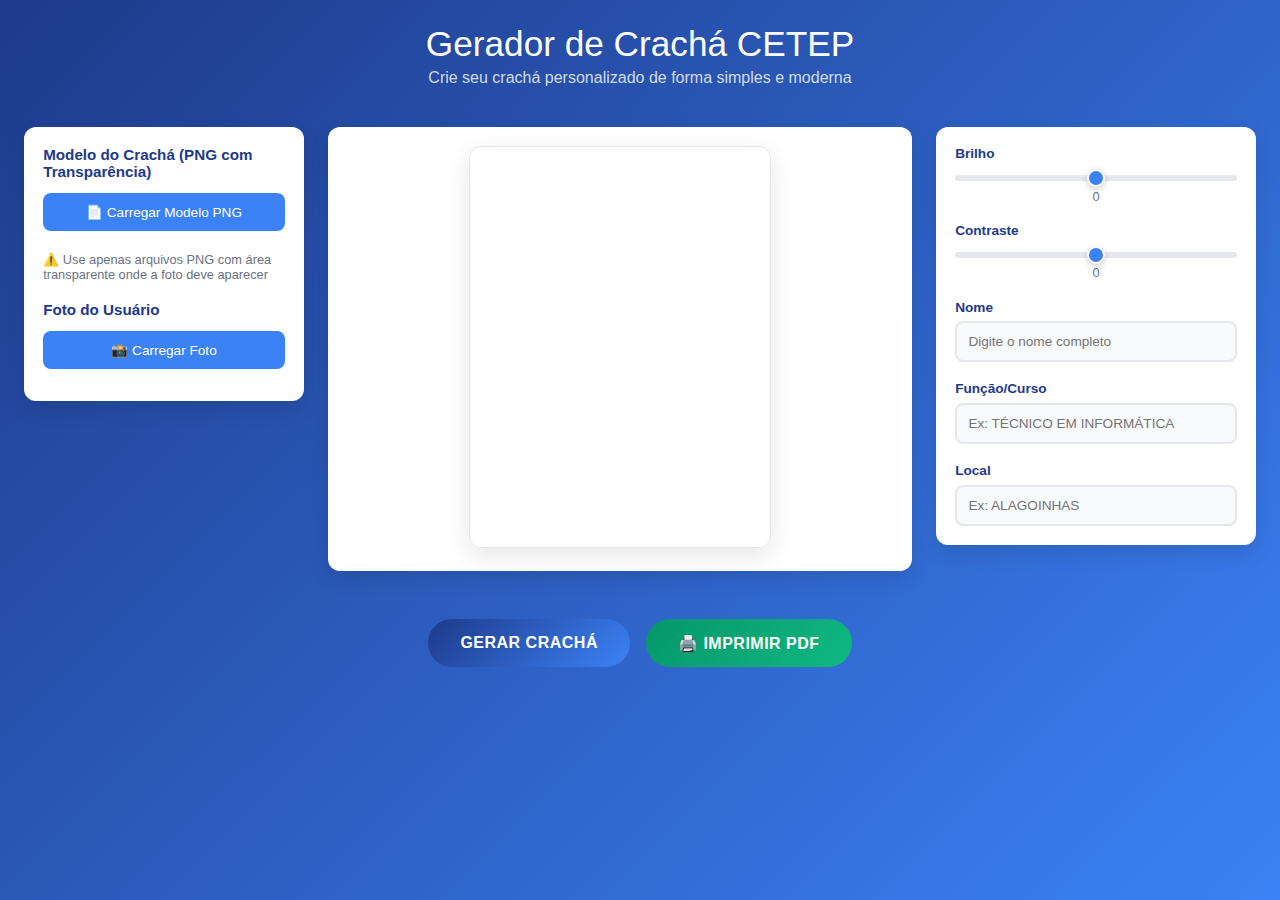
<file: index_html.html>
<!DOCTYPE html>
<html lang="pt-BR">
<head>
    <meta charset="UTF-8">
    <meta name="viewport" content="width=device-width, initial-scale=1.0">
    <title>Gerador de Crachá - CETEP</title>
    <link rel="stylesheet" href="style.css">
</head>
<body>
    <div class="container">
        <div class="header">
            <h1>Gerador de Crachá CETEP</h1>
            <p>Crie seu crachá personalizado de forma simples e moderna</p>
        </div>

        <!-- Painel de Upload (Esquerda) -->
        <div class="upload-panel">
            <div class="upload-section">
                <h3>Modelo do Crachá (PNG com Transparência)</h3>
                <div class="file-input-wrapper">
                    <input type="file" id="uploadModel" class="file-input" accept="image/png">
                    <label for="uploadModel" class="file-input-button">📄 Carregar Modelo PNG</label>
                </div>
                <p style="font-size: 0.8rem; color: #6b7280; margin-top: 0.5rem;">
                    ⚠️ Use apenas arquivos PNG com área transparente onde a foto deve aparecer
                </p>
            </div>

            <div class="upload-section">
                <h3>Foto do Usuário</h3>
                <div class="file-input-wrapper">
                    <input type="file" id="uploadImage" class="file-input" accept="image/*">
                    <label for="uploadImage" class="file-input-button">📸 Carregar Foto</label>
                </div>
            </div>
        </div>

        <!-- Preview do Crachá (Centro) -->
        <div class="canvas-container">
            <div style="position: relative; display: inline-block;">
                <canvas id="canvas" width="300" height="400"></canvas>
            </div>
        </div>

        <!-- Controles de Edição (Direita) -->
        <div class="controls-panel">
            <div class="control-group">
                <label for="brightness">Brilho</label>
                <div class="slider-container">
                    <input type="range" id="brightness" class="slider" min="-50" max="50" value="0">
                    <div class="slider-value" id="brightnessValue">0</div>
                </div>
            </div>

            <div class="control-group">
                <label for="contrast">Contraste</label>
                <div class="slider-container">
                    <input type="range" id="contrast" class="slider" min="-50" max="50" value="0">
                    <div class="slider-value" id="contrastValue">0</div>
                </div>
            </div>

            <div class="control-group" id="imageControls" style="display: none;">
                <label>Posicionamento da Imagem</label>
                <div style="margin-bottom: 1rem;">
                    <label for="positionX" style="font-size: 0.85rem; margin-bottom: 0.25rem;">Posição X (Horizontal)</label>
                    <div class="slider-container">
                        <input type="range" id="positionX" class="slider" min="-100" max="100" value="0">
                        <div class="slider-value" id="positionXValue">0</div>
                    </div>
                </div>
                <div style="margin-bottom: 1rem;">
                    <label for="positionY" style="font-size: 0.85rem; margin-bottom: 0.25rem;">Posição Y (Vertical)</label>
                    <div class="slider-container">
                        <input type="range" id="positionY" class="slider" min="-100" max="100" value="0">
                        <div class="slider-value" id="positionYValue">0</div>
                    </div>
                </div>
                <div style="margin-bottom: 1rem;">
                    <label>Zoom da Imagem</label>
                    <div style="display: flex; gap: 0.5rem; align-items: center; margin-top: 0.5rem;">
                        <button type="button" id="zoomOut" class="zoom-btn">🔍−</button>
                        <input type="range" id="zoom" class="slider" min="50" max="200" value="100" style="flex: 1;">
                        <button type="button" id="zoomIn" class="zoom-btn">🔍+</button>
                    </div>
                    <div class="slider-value" id="zoomValue">100%</div>
                </div>
            </div>

            <div class="control-group">
                <label for="name">Nome</label>
                <input type="text" id="name" class="text-input" placeholder="Digite o nome completo">
            </div>

            <div class="control-group">
                <label for="role">Função/Curso</label>
                <input type="text" id="role" class="text-input" placeholder="Ex: TÉCNICO EM INFORMÁTICA">
            </div>

            <div class="control-group">
                <label for="location">Local</label>
                <input type="text" id="location" class="text-input" placeholder="Ex: ALAGOINHAS">
            </div>
        </div>

        <div class="generate-section">
            <button id="generateCard" class="generate-btn">Gerar Crachá</button>
            <button id="printCard" class="print-btn">🖨️ Imprimir PDF</button>
            <div id="downloadSection" class="download-section" style="display:none;">
                <a id="downloadLink" href="#" class="download-link" download="cracha-cetep.png">⬇️ Baixar Crachá</a>
            </div>
        </div>
    </div>

    <script src="script.js"></script>
</body>
</html>
</file>
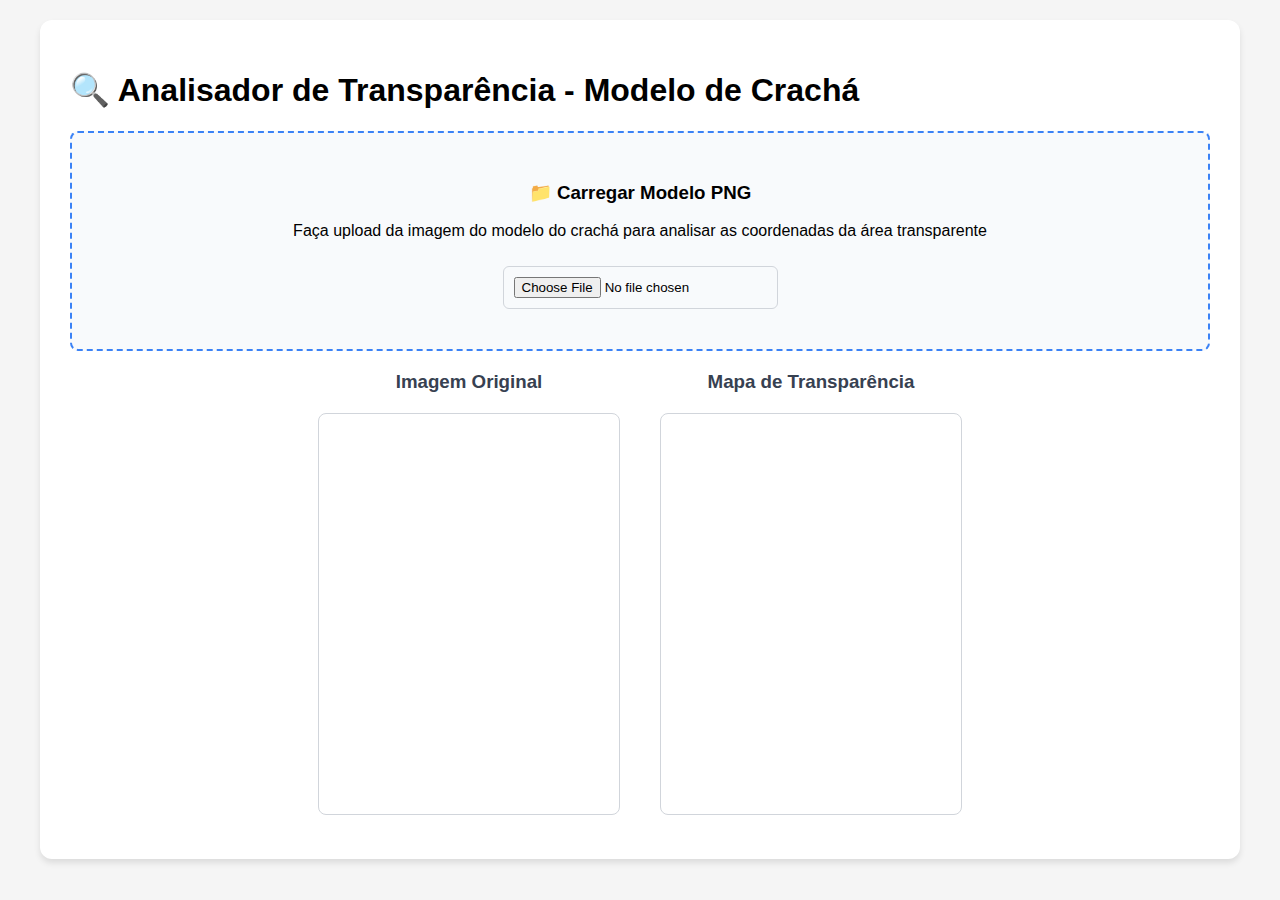
<file: mapa-transparencia.html>
<!DOCTYPE html>
<html lang="pt-BR">
<head>
    <meta charset="UTF-8">
    <meta name="viewport" content="width=device-width, initial-scale=1.0">
    <title>Analisador de Transparência</title>
    <style>
        body {
            font-family: Arial, sans-serif;
            max-width: 1200px;
            margin: 0 auto;
            padding: 20px;
            background: #f5f5f5;
        }
        .container {
            background: white;
            padding: 30px;
            border-radius: 12px;
            box-shadow: 0 4px 6px rgba(0,0,0,0.1);
        }
        .upload-section {
            border: 2px dashed #3b82f6;
            border-radius: 8px;
            padding: 30px;
            text-align: center;
            margin-bottom: 20px;
            background: #f8fafc;
        }
        .upload-section:hover {
            border-color: #1d4ed8;
            background: #eff6ff;
        }
        input[type="file"] {
            margin: 10px 0;
            padding: 10px;
            border: 1px solid #d1d5db;
            border-radius: 6px;
        }
        canvas {
            border: 1px solid #d1d5db;
            border-radius: 8px;
            margin: 10px;
        }
        .results {
            background: #f9fafb;
            border: 1px solid #e5e7eb;
            border-radius: 8px;
            padding: 20px;
            margin-top: 20px;
        }
        .coordinate {
            background: #3b82f6;
            color: white;
            padding: 8px 12px;
            border-radius: 6px;
            display: inline-block;
            margin: 5px;
            font-family: monospace;
        }
        .highlight {
            background: #dc2626;
            color: white;
            padding: 4px 8px;
            border-radius: 4px;
            font-weight: bold;
        }
        .info-grid {
            display: grid;
            grid-template-columns: repeat(auto-fit, minmax(200px, 1fr));
            gap: 15px;
            margin-top: 15px;
        }
        .info-card {
            background: white;
            border: 1px solid #e5e7eb;
            border-radius: 6px;
            padding: 15px;
        }
        .canvas-container {
            display: flex;
            flex-wrap: wrap;
            gap: 20px;
            justify-content: center;
        }
        .canvas-wrapper {
            text-align: center;
        }
        .canvas-wrapper h3 {
            margin: 0 0 10px 0;
            color: #374151;
        }
    </style>
</head>
<body>
    <div class="container">
        <h1>🔍 Analisador de Transparência - Modelo de Crachá</h1>
        
        <div class="upload-section">
            <h3>📁 Carregar Modelo PNG</h3>
            <p>Faça upload da imagem do modelo do crachá para analisar as coordenadas da área transparente</p>
            <input type="file" id="imageInput" accept="image/png" />
        </div>

        <div class="canvas-container">
            <div class="canvas-wrapper">
                <h3>Imagem Original</h3>
                <canvas id="originalCanvas" width="300" height="400"></canvas>
            </div>
            <div class="canvas-wrapper">
                <h3>Mapa de Transparência</h3>
                <canvas id="transparencyCanvas" width="300" height="400"></canvas>
            </div>
        </div>

        <div class="results" id="results" style="display: none;">
            <h2>📊 Resultados da Análise</h2>
            <div id="transparencyInfo"></div>
            
            <h3>🎯 Coordenadas da Área Transparente:</h3>
            <div id="coordinates"></div>
            
            <h3>📋 Código para Implementação:</h3>
            <pre id="codeOutput" style="background: #1f2937; color: #f9fafb; padding: 20px; border-radius: 8px; overflow-x: auto;"></pre>
        </div>
    </div>

    <script>
        const imageInput = document.getElementById('imageInput');
        const originalCanvas = document.getElementById('originalCanvas');
        const transparencyCanvas = document.getElementById('transparencyCanvas');
        const results = document.getElementById('results');
        const transparencyInfo = document.getElementById('transparencyInfo');
        const coordinates = document.getElementById('coordinates');
        const codeOutput = document.getElementById('codeOutput');
        
        const originalCtx = originalCanvas.getContext('2d');
        const transparencyCtx = transparencyCanvas.getContext('2d');

        imageInput.addEventListener('change', handleImageUpload);

        function handleImageUpload(event) {
            const file = event.target.files[0];
            if (!file) return;

            if (!file.type.includes('png')) {
                alert('Por favor, selecione apenas arquivos PNG com transparência.');
                return;
            }

            const reader = new FileReader();
            reader.onload = (e) => {
                const img = new Image();
                img.onload = () => analyzeTransparency(img);
                img.src = e.target.result;
            };
            reader.readAsDataURL(file);
        }

        function analyzeTransparency(img) {
            // Ajustar canvas para o tamanho da imagem
            const scale = Math.min(300 / img.width, 400 / img.height);
            const displayWidth = img.width * scale;
            const displayHeight = img.height * scale;
            
            originalCanvas.width = displayWidth;
            originalCanvas.height = displayHeight;
            transparencyCanvas.width = displayWidth;
            transparencyCanvas.height = displayHeight;

            // Desenhar imagem original
            originalCtx.drawImage(img, 0, 0, displayWidth, displayHeight);

            // Criar canvas temporário no tamanho original para análise precisa
            const tempCanvas = document.createElement('canvas');
            const tempCtx = tempCanvas.getContext('2d');
            tempCanvas.width = img.width;
            tempCanvas.height = img.height;
            tempCtx.drawImage(img, 0, 0);

            try {
                const imageData = tempCtx.getImageData(0, 0, img.width, img.height);
                const data = imageData.data;

                let minX = img.width, minY = img.height;
                let maxX = 0, maxY = 0;
                let transparentPixels = 0;
                let totalPixels = img.width * img.height;

                // Criar mapa visual de transparência
                const transparencyData = transparencyCtx.createImageData(displayWidth, displayHeight);
                const tData = transparencyData.data;

                for (let y = 0; y < img.height; y++) {
                    for (let x = 0; x < img.width; x++) {
                        const index = (y * img.width + x) * 4;
                        const alpha = data[index + 3];

                        if (alpha < 128) { // Pixel transparente/semi-transparente
                            transparentPixels++;
                            if (x < minX) minX = x;
                            if (y < minY) minY = y;
                            if (x > maxX) maxX = x;
                            if (y > maxY) maxY = y;

                            // Marcar pixel transparente em vermelho no mapa
                            const displayX = Math.floor(x * scale);
                            const displayY = Math.floor(y * scale);
                            if (displayX < displayWidth && displayY < displayHeight) {
                                const tIndex = (displayY * displayWidth + displayX) * 4;
                                tData[tIndex] = 255;     // R
                                tData[tIndex + 1] = 0;   // G
                                tData[tIndex + 2] = 0;   // B
                                tData[tIndex + 3] = 200; // A
                            }
                        } else {
                            // Pixel opaco - mostrar em azul transparente
                            const displayX = Math.floor(x * scale);
                            const displayY = Math.floor(y * scale);
                            if (displayX < displayWidth && displayY < displayHeight) {
                                const tIndex = (displayY * displayWidth + displayX) * 4;
                                tData[tIndex] = 0;       // R
                                tData[tIndex + 1] = 100; // G
                                tData[tIndex + 2] = 255; // B
                                tData[tIndex + 3] = 50;  // A
                            }
                        }
                    }
                }

                transparencyCtx.putImageData(transparencyData, 0, 0);

                if (transparentPixels > 100) {
                    const photoArea = {
                        x: minX,
                        y: minY,
                        width: maxX - minX,
                        height: maxY - minY,
                        centerX: minX + (maxX - minX) / 2,
                        centerY: minY + (maxY - minY) / 2,
                        radius: Math.min(maxX - minX, maxY - minY) / 2
                    };

                    displayResults(photoArea, transparentPixels, totalPixels, img.width, img.height);
                } else {
                    transparencyInfo.innerHTML = '<div class="highlight">❌ Nenhuma área transparente significativa detectada!</div>';
                    results.style.display = 'block';
                }

            } catch (error) {
                console.error('Erro ao analisar transparência:', error);
                transparencyInfo.innerHTML = '<div class="highlight">❌ Erro ao analisar a imagem</div>';
                results.style.display = 'block';
            }
        }

        function displayResults(photoArea, transparentPixels, totalPixels, imgWidth, imgHeight) {
            const transparencyPercent = ((transparentPixels / totalPixels) * 100).toFixed(1);

            transparencyInfo.innerHTML = `
                <div class="info-grid">
                    <div class="info-card">
                        <h4>🖼️ Dimensões da Imagem</h4>
                        <p><strong>Largura:</strong> ${imgWidth}px<br>
                        <strong>Altura:</strong> ${imgHeight}px</p>
                    </div>
                    <div class="info-card">
                        <h4>👁️ Transparência Detectada</h4>
                        <p><strong>Pixels transparentes:</strong> ${transparentPixels.toLocaleString()}<br>
                        <strong>Porcentagem:</strong> ${transparencyPercent}%</p>
                    </div>
                    <div class="info-card">
                        <h4>📐 Área da Foto</h4>
                        <p><strong>Largura:</strong> ${photoArea.width}px<br>
                        <strong>Altura:</strong> ${photoArea.height}px</p>
                    </div>
                    <div class="info-card">
                        <h4>🎯 Centro da Área</h4>
                        <p><strong>X:</strong> ${Math.round(photoArea.centerX)}px<br>
                        <strong>Y:</strong> ${Math.round(photoArea.centerY)}px</p>
                    </div>
                </div>
            `;

            coordinates.innerHTML = `
                <div class="coordinate">X: ${photoArea.x}</div>
                <div class="coordinate">Y: ${photoArea.y}</div>
                <div class="coordinate">Largura: ${photoArea.width}</div>
                <div class="coordinate">Altura: ${photoArea.height}</div>
                <div class="coordinate">Centro X: ${Math.round(photoArea.centerX)}</div>
                <div class="coordinate">Centro Y: ${Math.round(photoArea.centerY)}</div>
                <div class="coordinate">Raio: ${Math.round(photoArea.radius)}</div>
            `;

            const code = `// Coordenadas da área transparente detectada
const photoArea = {
    x: ${photoArea.x},
    y: ${photoArea.y},
    width: ${photoArea.width},
    height: ${photoArea.height},
    centerX: ${Math.round(photoArea.centerX)},
    centerY: ${Math.round(photoArea.centerY)},
    radius: ${Math.round(photoArea.radius)}
};

// Para usar no seu BadgeGenerator:
this.photoArea = {
    x: ${photoArea.x},
    y: ${photoArea.y},
    width: ${photoArea.width},
    height: ${photoArea.height}
};

// Implementação do clipping circular:
const centerX = photoArea.centerX;
const centerY = photoArea.centerY;
const radius = photoArea.radius;

ctx.beginPath();
ctx.arc(centerX, centerY, radius, 0, 2 * Math.PI);
ctx.clip();`;

            codeOutput.textContent = code;
            results.style.display = 'block';
        }
    </script>
</body>
</html>
</file>
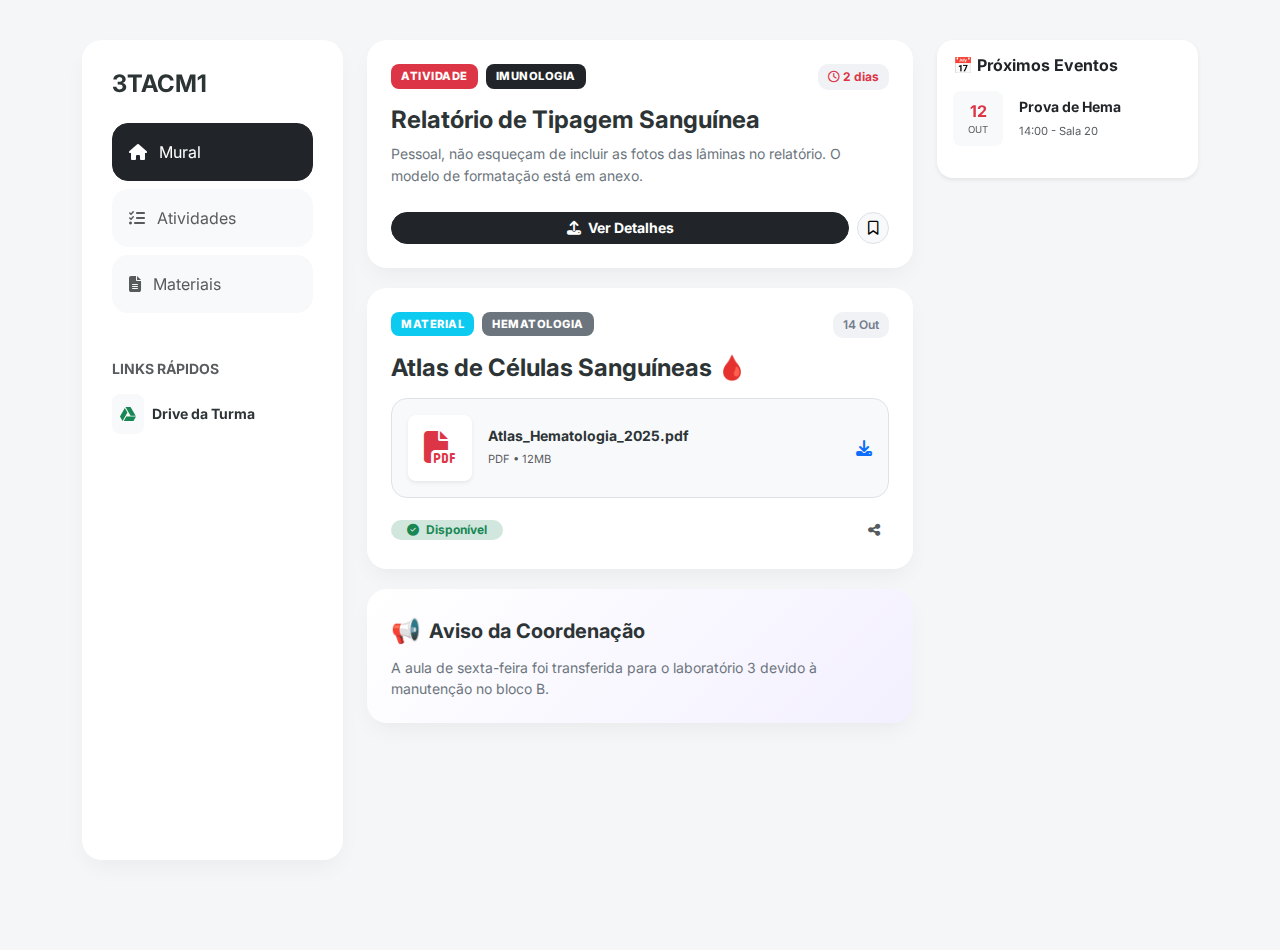
<file: teste.html>
<!DOCTYPE html>
<html lang="pt-br">
<head>
    <meta charset="UTF-8">
    <meta name="viewport" content="width=device-width, initial-scale=1.0, maximum-scale=1.0, user-scalable=no">
    <title>Portal Moderno - PoC</title>
    <link href="https://cdn.jsdelivr.net/npm/bootstrap@5.3.0/dist/css/bootstrap.min.css" rel="stylesheet">
    <link rel="stylesheet" href="https://cdnjs.cloudflare.com/ajax/libs/font-awesome/6.4.0/css/all.min.css">
    
    <!-- Fonte Inter (Mais limpa e moderna que a padrão) -->
    <link href="https://fonts.googleapis.com/css2?family=Inter:wght@400;600;800&display=swap" rel="stylesheet">

    <style>
        :root {
            /* Cores Vibrantes mas Profissionais */
            --primary-gradient: linear-gradient(135deg, #667eea 0%, #764ba2 100%);
            --accent-color: #764ba2;
            --bg-color: #f4f6f8;
            --card-shadow: 0 10px 25px -5px rgba(0, 0, 0, 0.05), 0 8px 10px -6px rgba(0, 0, 0, 0.01);
            --nav-height: 70px;
        }

        body {
            background-color: var(--bg-color);
            font-family: 'Inter', sans-serif;
            color: #2d3436;
            padding-bottom: calc(var(--nav-height) + 20px); /* Espaço extra para scroll */
        }

        /* --- CABEÇALHO GLASSMORPHISM --- */
        .glass-header {
            position: sticky;
            top: 0;
            z-index: 1020;
            background: rgba(255, 255, 255, 0.85);
            backdrop-filter: blur(12px); /* Efeito de vidro fosco */
            -webkit-backdrop-filter: blur(12px);
            border-bottom: 1px solid rgba(0,0,0,0.05);
            padding-top: 10px;
            padding-bottom: 5px;
        }

        /* --- FILTROS HORIZONTAIS (CHIPS) --- */
        .filter-scroll {
            display: flex;
            overflow-x: auto;
            gap: 10px;
            padding: 10px 15px;
            scrollbar-width: none; /* Firefox */
        }
        .filter-scroll::-webkit-scrollbar { display: none; } /* Chrome */

        .chip {
            white-space: nowrap;
            padding: 8px 16px;
            border-radius: 50px;
            font-size: 0.85rem;
            font-weight: 600;
            background: white;
            border: 1px solid #e0e0e0;
            color: #636e72;
            transition: all 0.2s ease;
            text-decoration: none;
            display: flex;
            align-items: center;
            gap: 6px;
        }
        .chip.active {
            background: #2d3436;
            color: white;
            border-color: #2d3436;
            box-shadow: 0 4px 10px rgba(45, 52, 54, 0.2);
        }
        .chip:hover:not(.active) {
            transform: translateY(-1px);
            background: #f8f9fa;
        }

        /* --- CARDS MODERNOS --- */
        .card-modern {
            border: none;
            border-radius: 20px; /* Bordas bem arredondadas */
            background: white;
            box-shadow: var(--card-shadow);
            margin-bottom: 20px;
            overflow: hidden;
            transition: transform 0.2s;
        }
        .card-modern:active {
            transform: scale(0.98);
        }

        .card-tag {
            font-size: 0.7rem;
            font-weight: 800;
            text-transform: uppercase;
            letter-spacing: 0.5px;
            padding: 4px 10px;
            border-radius: 8px;
        }

        /* Destaque visual para datas */
        .date-badge {
            background: #f1f2f6;
            color: #747d8c;
            padding: 4px 10px;
            border-radius: 10px;
            font-size: 0.75rem;
            font-weight: 600;
        }

        /* --- BOTTOM NAV FLUTUANTE --- */
        .bottom-nav-modern {
            position: fixed;
            bottom: 20px; /* Flutuante, não colado */
            left: 50%;
            transform: translateX(-50%);
            width: 90%;
            max-width: 400px;
            height: 65px;
            background: rgba(44, 62, 80, 0.95); /* Escuro, quase preto */
            backdrop-filter: blur(10px);
            border-radius: 25px;
            display: flex;
            justify-content: space-evenly;
            align-items: center;
            z-index: 1030;
            box-shadow: 0 10px 30px rgba(0,0,0,0.25);
        }

        .nav-icon {
            color: rgba(255,255,255,0.5);
            font-size: 1.2rem;
            display: flex;
            flex-direction: column;
            align-items: center;
            justify-content: center;
            text-decoration: none;
            transition: all 0.3s;
            width: 50px;
            height: 50px;
            border-radius: 15px;
        }
        
        .nav-icon span {
            font-size: 0.6rem;
            margin-top: 2px;
            font-weight: 600;
        }

        .nav-icon.active {
            color: white;
            background: rgba(255,255,255,0.1);
            transform: translateY(-5px);
        }

        /* Detalhes de Desktop */
        @media (min-width: 992px) {
            .bottom-nav-modern { display: none; }
            body { padding-top: 40px; }
            .sidebar-modern {
                background: white;
                border-radius: 20px;
                padding: 30px;
                position: sticky;
                top: 40px;
                height: calc(100vh - 80px);
                box-shadow: var(--card-shadow);
            }
        }
    </style>
</head>
<body>

    <!-- HEADER MÓVEL (Sticky + Glass) -->
    <div class="glass-header d-lg-none">
        <div class="container d-flex justify-content-between align-items-center mb-2">
            <a href="#" class="text-dark"><i class="fas fa-chevron-left"></i></a>
            <div class="text-center">
                <h1 class="h6 fw-bold mb-0" style="background: var(--primary-gradient); -webkit-background-clip: text; -webkit-text-fill-color: transparent;">3TACM1</h1>
                <small class="text-muted" style="font-size: 0.7rem;">Análises Clínicas</small>
            </div>
            <a href="#" class="text-dark position-relative">
                <i class="fas fa-bell"></i>
                <span class="position-absolute top-0 start-100 translate-middle p-1 bg-danger border border-light rounded-circle"></span>
            </a>
        </div>

        <!-- FILTROS ESTILO INSTAGRAM (Horizontal Scroll) -->
        <div class="filter-scroll">
            <a href="#" class="chip active">🏠 Tudo</a>
            <a href="#" class="chip">🔥 Importante</a>
            <a href="#" class="chip">🧪 Imunologia</a>
            <a href="#" class="chip">🩸 Hematologia</a>
            <a href="#" class="chip">📝 Tarefas</a>
        </div>
    </div>

    <div class="container mt-lg-0 mt-3">
        <div class="row">
            
            <!-- SIDEBAR DESKTOP -->
            <div class="col-lg-3 d-none d-lg-block">
                <div class="sidebar-modern">
                    <h2 class="h4 fw-bold mb-4">3TACM1</h2>
                    <div class="d-grid gap-2">
                        <button class="btn btn-dark text-start p-3 rounded-4"><i class="fas fa-home me-2"></i> Mural</button>
                        <button class="btn btn-light text-start p-3 rounded-4 text-muted"><i class="fas fa-tasks me-2"></i> Atividades</button>
                        <button class="btn btn-light text-start p-3 rounded-4 text-muted"><i class="fas fa-file-alt me-2"></i> Materiais</button>
                    </div>
                    
                    <div class="mt-5">
                        <h6 class="text-uppercase text-muted small fw-bold mb-3">Links Rápidos</h6>
                        <div class="d-flex align-items-center mb-3">
                            <div class="bg-light p-2 rounded-3 me-2"><i class="fab fa-google-drive text-success"></i></div>
                            <small class="fw-bold">Drive da Turma</small>
                        </div>
                    </div>
                </div>
            </div>

            <!-- FEED DE POSTS -->
            <div class="col-lg-6">
                
                <!-- CARD 1: Atividade com Prazo (Design de Urgência) -->
                <div class="card-modern">
                    <div class="card-body p-4">
                        <div class="d-flex justify-content-between align-items-start mb-3">
                            <div class="d-flex gap-2">
                                <span class="card-tag bg-danger text-white">Atividade</span>
                                <span class="card-tag bg-dark text-white">Imunologia</span>
                            </div>
                            <span class="date-badge text-danger fw-bold"><i class="far fa-clock"></i> 2 dias</span>
                        </div>
                        
                        <h4 class="fw-bold mb-2">Relatório de Tipagem Sanguínea</h4>
                        <p class="text-secondary small mb-4" style="line-height: 1.6;">
                            Pessoal, não esqueçam de incluir as fotos das lâminas no relatório. O modelo de formatação está em anexo.
                        </p>

                        <!-- Área de Ação -->
                        <div class="d-flex gap-2">
                            <button class="btn btn-dark flex-grow-1 rounded-pill btn-sm fw-bold">
                                <i class="fas fa-upload me-1"></i> Ver Detalhes
                            </button>
                            <button class="btn btn-light border rounded-circle btn-sm" style="width: 32px; height: 32px;">
                                <i class="far fa-bookmark"></i>
                            </button>
                        </div>
                    </div>
                </div>

                <!-- CARD 2: Material com Visual Rico -->
                <div class="card-modern">
                    <div class="card-body p-4">
                        <div class="d-flex justify-content-between align-items-start mb-3">
                            <div class="d-flex gap-2">
                                <span class="card-tag bg-info text-white">Material</span>
                                <span class="card-tag bg-secondary text-white">Hematologia</span>
                            </div>
                            <span class="date-badge">14 Out</span>
                        </div>

                        <h4 class="fw-bold mb-3">Atlas de Células Sanguíneas 🩸</h4>
                        
                        <!-- Preview Visual do Arquivo -->
                        <div class="bg-light rounded-4 p-3 d-flex align-items-center mb-3 border">
                            <div class="bg-white p-3 rounded-3 shadow-sm me-3">
                                <i class="fas fa-file-pdf fa-2x text-danger"></i>
                            </div>
                            <div>
                                <h6 class="fw-bold mb-0 small">Atlas_Hematologia_2025.pdf</h6>
                                <small class="text-muted" style="font-size: 0.7rem;">PDF • 12MB</small>
                            </div>
                            <div class="ms-auto">
                                <i class="fas fa-download text-primary"></i>
                            </div>
                        </div>

                        <div class="d-flex justify-content-between align-items-center">
                            <div class="d-flex align-items-center">
                                <span class="badge bg-success-subtle text-success rounded-pill px-3 py-1 small">
                                    <i class="fas fa-check-circle me-1"></i> Disponível
                                </span>
                            </div>
                            <button class="btn btn-sm text-muted"><i class="fas fa-share-alt"></i></button>
                        </div>
                    </div>
                </div>

                <!-- CARD 3: Aviso Simples (Glass) -->
                <div class="card-modern" style="background: linear-gradient(135deg, #fff 0%, #f3f0ff 100%);">
                    <div class="card-body p-4">
                        <div class="d-flex align-items-center mb-2">
                            <span class="fs-4 me-2">📢</span>
                            <h5 class="fw-bold mb-0">Aviso da Coordenação</h5>
                        </div>
                        <p class="text-secondary small mb-0">
                            A aula de sexta-feira foi transferida para o laboratório 3 devido à manutenção no bloco B.
                        </p>
                    </div>
                </div>

            </div>

            <!-- COLUNA DIREITA (DESKTOP) -->
            <div class="col-lg-3 d-none d-lg-block">
                <div class="card border-0 shadow-sm rounded-4 p-3 bg-white">
                    <h6 class="fw-bold mb-3">📅 Próximos Eventos</h6>
                    <div class="d-flex align-items-center mb-3">
                        <div class="bg-light rounded-3 p-2 text-center me-3" style="width: 50px;">
                            <span class="d-block fw-bold text-danger">12</span>
                            <span class="d-block small text-muted" style="font-size: 0.6rem;">OUT</span>
                        </div>
                        <div>
                            <small class="d-block fw-bold">Prova de Hema</small>
                            <small class="text-muted" style="font-size: 0.7rem;">14:00 - Sala 20</small>
                        </div>
                    </div>
                </div>
            </div>

        </div>
    </div>

    <!-- BOTTOM NAV MODERNA (FLUTUANTE) -->
    <nav class="bottom-nav-modern d-lg-none">
        <a href="#" class="nav-icon active">
            <i class="fas fa-home"></i>
            <span>Início</span>
        </a>
        <a href="#" class="nav-icon">
            <i class="fas fa-calendar-check"></i>
            <span>Agenda</span>
        </a>
        <a href="#" class="nav-icon">
            <i class="fas fa-layer-group"></i>
            <span>Materiais</span>
        </a>
        <a href="#" class="nav-icon">
            <i class="fas fa-link"></i>
            <span>Links</span>
        </a>
    </nav>

    <script src="https://cdn.jsdelivr.net/npm/bootstrap@5.3.0/dist/js/bootstrap.bundle.min.js"></script>
</body>
</html>
</file>
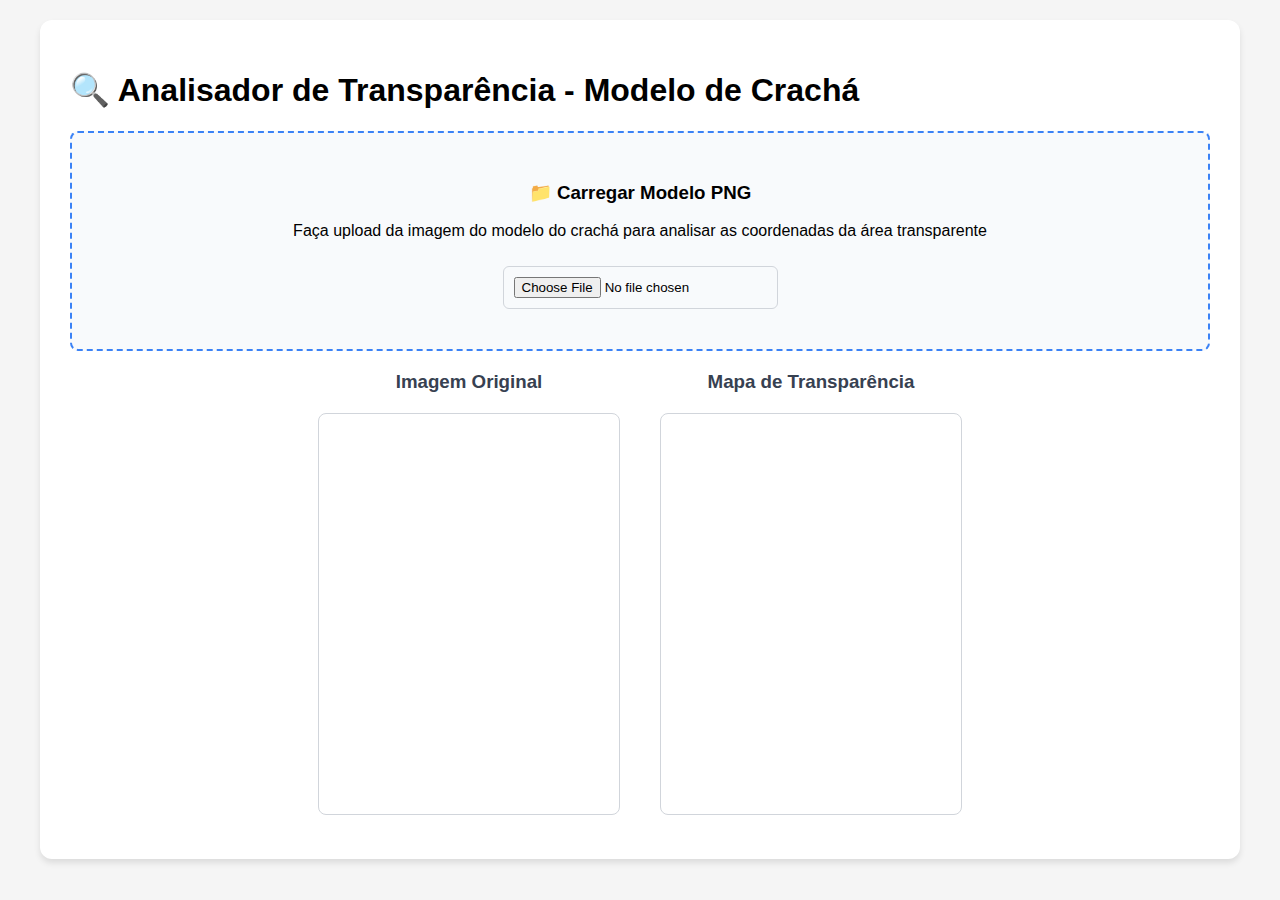
<file: transparency_analyzer.html>
<!DOCTYPE html>
<html lang="pt-BR">
<head>
    <meta charset="UTF-8">
    <meta name="viewport" content="width=device-width, initial-scale=1.0">
    <title>Analisador de Transparência</title>
    <style>
        body {
            font-family: Arial, sans-serif;
            max-width: 1200px;
            margin: 0 auto;
            padding: 20px;
            background: #f5f5f5;
        }
        .container {
            background: white;
            padding: 30px;
            border-radius: 12px;
            box-shadow: 0 4px 6px rgba(0,0,0,0.1);
        }
        .upload-section {
            border: 2px dashed #3b82f6;
            border-radius: 8px;
            padding: 30px;
            text-align: center;
            margin-bottom: 20px;
            background: #f8fafc;
        }
        .upload-section:hover {
            border-color: #1d4ed8;
            background: #eff6ff;
        }
        input[type="file"] {
            margin: 10px 0;
            padding: 10px;
            border: 1px solid #d1d5db;
            border-radius: 6px;
        }
        canvas {
            border: 1px solid #d1d5db;
            border-radius: 8px;
            margin: 10px;
        }
        .results {
            background: #f9fafb;
            border: 1px solid #e5e7eb;
            border-radius: 8px;
            padding: 20px;
            margin-top: 20px;
        }
        .coordinate {
            background: #3b82f6;
            color: white;
            padding: 8px 12px;
            border-radius: 6px;
            display: inline-block;
            margin: 5px;
            font-family: monospace;
        }
        .highlight {
            background: #dc2626;
            color: white;
            padding: 4px 8px;
            border-radius: 4px;
            font-weight: bold;
        }
        .info-grid {
            display: grid;
            grid-template-columns: repeat(auto-fit, minmax(200px, 1fr));
            gap: 15px;
            margin-top: 15px;
        }
        .info-card {
            background: white;
            border: 1px solid #e5e7eb;
            border-radius: 6px;
            padding: 15px;
        }
        .canvas-container {
            display: flex;
            flex-wrap: wrap;
            gap: 20px;
            justify-content: center;
        }
        .canvas-wrapper {
            text-align: center;
        }
        .canvas-wrapper h3 {
            margin: 0 0 10px 0;
            color: #374151;
        }
    </style>
</head>
<body>
    <div class="container">
        <h1>🔍 Analisador de Transparência - Modelo de Crachá</h1>
        
        <div class="upload-section">
            <h3>📁 Carregar Modelo PNG</h3>
            <p>Faça upload da imagem do modelo do crachá para analisar as coordenadas da área transparente</p>
            <input type="file" id="imageInput" accept="image/png" />
        </div>

        <div class="canvas-container">
            <div class="canvas-wrapper">
                <h3>Imagem Original</h3>
                <canvas id="originalCanvas" width="300" height="400"></canvas>
            </div>
            <div class="canvas-wrapper">
                <h3>Mapa de Transparência</h3>
                <canvas id="transparencyCanvas" width="300" height="400"></canvas>
            </div>
        </div>

        <div class="results" id="results" style="display: none;">
            <h2>📊 Resultados da Análise</h2>
            <div id="transparencyInfo"></div>
            
            <h3>🎯 Coordenadas da Área Transparente:</h3>
            <div id="coordinates"></div>
            
            <h3>📋 Código para Implementação:</h3>
            <pre id="codeOutput" style="background: #1f2937; color: #f9fafb; padding: 20px; border-radius: 8px; overflow-x: auto;"></pre>
        </div>
    </div>

    <script>
        const imageInput = document.getElementById('imageInput');
        const originalCanvas = document.getElementById('originalCanvas');
        const transparencyCanvas = document.getElementById('transparencyCanvas');
        const results = document.getElementById('results');
        const transparencyInfo = document.getElementById('transparencyInfo');
        const coordinates = document.getElementById('coordinates');
        const codeOutput = document.getElementById('codeOutput');
        
        const originalCtx = originalCanvas.getContext('2d');
        const transparencyCtx = transparencyCanvas.getContext('2d');

        imageInput.addEventListener('change', handleImageUpload);

        function handleImageUpload(event) {
            const file = event.target.files[0];
            if (!file) return;

            if (!file.type.includes('png')) {
                alert('Por favor, selecione apenas arquivos PNG com transparência.');
                return;
            }

            const reader = new FileReader();
            reader.onload = (e) => {
                const img = new Image();
                img.onload = () => analyzeTransparency(img);
                img.src = e.target.result;
            };
            reader.readAsDataURL(file);
        }

        function analyzeTransparency(img) {
            // Ajustar canvas para o tamanho da imagem
            const scale = Math.min(300 / img.width, 400 / img.height);
            const displayWidth = img.width * scale;
            const displayHeight = img.height * scale;
            
            originalCanvas.width = displayWidth;
            originalCanvas.height = displayHeight;
            transparencyCanvas.width = displayWidth;
            transparencyCanvas.height = displayHeight;

            // Desenhar imagem original
            originalCtx.drawImage(img, 0, 0, displayWidth, displayHeight);

            // Criar canvas temporário no tamanho original para análise precisa
            const tempCanvas = document.createElement('canvas');
            const tempCtx = tempCanvas.getContext('2d');
            tempCanvas.width = img.width;
            tempCanvas.height = img.height;
            tempCtx.drawImage(img, 0, 0);

            try {
                const imageData = tempCtx.getImageData(0, 0, img.width, img.height);
                const data = imageData.data;

                let minX = img.width, minY = img.height;
                let maxX = 0, maxY = 0;
                let transparentPixels = 0;
                let totalPixels = img.width * img.height;

                // Criar mapa visual de transparência
                const transparencyData = transparencyCtx.createImageData(displayWidth, displayHeight);
                const tData = transparencyData.data;

                for (let y = 0; y < img.height; y++) {
                    for (let x = 0; x < img.width; x++) {
                        const index = (y * img.width + x) * 4;
                        const alpha = data[index + 3];

                        if (alpha < 128) { // Pixel transparente/semi-transparente
                            transparentPixels++;
                            if (x < minX) minX = x;
                            if (y < minY) minY = y;
                            if (x > maxX) maxX = x;
                            if (y > maxY) maxY = y;

                            // Marcar pixel transparente em vermelho no mapa
                            const displayX = Math.floor(x * scale);
                            const displayY = Math.floor(y * scale);
                            if (displayX < displayWidth && displayY < displayHeight) {
                                const tIndex = (displayY * displayWidth + displayX) * 4;
                                tData[tIndex] = 255;     // R
                                tData[tIndex + 1] = 0;   // G
                                tData[tIndex + 2] = 0;   // B
                                tData[tIndex + 3] = 200; // A
                            }
                        } else {
                            // Pixel opaco - mostrar em azul transparente
                            const displayX = Math.floor(x * scale);
                            const displayY = Math.floor(y * scale);
                            if (displayX < displayWidth && displayY < displayHeight) {
                                const tIndex = (displayY * displayWidth + displayX) * 4;
                                tData[tIndex] = 0;       // R
                                tData[tIndex + 1] = 100; // G
                                tData[tIndex + 2] = 255; // B
                                tData[tIndex + 3] = 50;  // A
                            }
                        }
                    }
                }

                transparencyCtx.putImageData(transparencyData, 0, 0);

                if (transparentPixels > 100) {
                    const photoArea = {
                        x: minX,
                        y: minY,
                        width: maxX - minX,
                        height: maxY - minY,
                        centerX: minX + (maxX - minX) / 2,
                        centerY: minY + (maxY - minY) / 2,
                        radius: Math.min(maxX - minX, maxY - minY) / 2
                    };

                    displayResults(photoArea, transparentPixels, totalPixels, img.width, img.height);
                } else {
                    transparencyInfo.innerHTML = '<div class="highlight">❌ Nenhuma área transparente significativa detectada!</div>';
                    results.style.display = 'block';
                }

            } catch (error) {
                console.error('Erro ao analisar transparência:', error);
                transparencyInfo.innerHTML = '<div class="highlight">❌ Erro ao analisar a imagem</div>';
                results.style.display = 'block';
            }
        }

        function displayResults(photoArea, transparentPixels, totalPixels, imgWidth, imgHeight) {
            const transparencyPercent = ((transparentPixels / totalPixels) * 100).toFixed(1);

            transparencyInfo.innerHTML = `
                <div class="info-grid">
                    <div class="info-card">
                        <h4>🖼️ Dimensões da Imagem</h4>
                        <p><strong>Largura:</strong> ${imgWidth}px<br>
                        <strong>Altura:</strong> ${imgHeight}px</p>
                    </div>
                    <div class="info-card">
                        <h4>👁️ Transparência Detectada</h4>
                        <p><strong>Pixels transparentes:</strong> ${transparentPixels.toLocaleString()}<br>
                        <strong>Porcentagem:</strong> ${transparencyPercent}%</p>
                    </div>
                    <div class="info-card">
                        <h4>📐 Área da Foto</h4>
                        <p><strong>Largura:</strong> ${photoArea.width}px<br>
                        <strong>Altura:</strong> ${photoArea.height}px</p>
                    </div>
                    <div class="info-card">
                        <h4>🎯 Centro da Área</h4>
                        <p><strong>X:</strong> ${Math.round(photoArea.centerX)}px<br>
                        <strong>Y:</strong> ${Math.round(photoArea.centerY)}px</p>
                    </div>
                </div>
            `;

            coordinates.innerHTML = `
                <div class="coordinate">X: ${photoArea.x}</div>
                <div class="coordinate">Y: ${photoArea.y}</div>
                <div class="coordinate">Largura: ${photoArea.width}</div>
                <div class="coordinate">Altura: ${photoArea.height}</div>
                <div class="coordinate">Centro X: ${Math.round(photoArea.centerX)}</div>
                <div class="coordinate">Centro Y: ${Math.round(photoArea.centerY)}</div>
                <div class="coordinate">Raio: ${Math.round(photoArea.radius)}</div>
            `;

            const code = `// Coordenadas da área transparente detectada
const photoArea = {
    x: ${photoArea.x},
    y: ${photoArea.y},
    width: ${photoArea.width},
    height: ${photoArea.height},
    centerX: ${Math.round(photoArea.centerX)},
    centerY: ${Math.round(photoArea.centerY)},
    radius: ${Math.round(photoArea.radius)}
};

// Para usar no seu BadgeGenerator:
this.photoArea = {
    x: ${photoArea.x},
    y: ${photoArea.y},
    width: ${photoArea.width},
    height: ${photoArea.height}
};

// Implementação do clipping circular:
const centerX = photoArea.centerX;
const centerY = photoArea.centerY;
const radius = photoArea.radius;

ctx.beginPath();
ctx.arc(centerX, centerY, radius, 0, 2 * Math.PI);
ctx.clip();`;

            codeOutput.textContent = code;
            results.style.display = 'block';
        }
    </script>
</body>
</html>
</file>
<file: style.css>
/**
 * CHANGELOG
 *
 * Instruções para Revisores:
 * Este bloco de comentários registra as modificações significativas do arquivo.
 * Cada nova modificação deve ser adicionada no topo da lista.
 * Use o formato "Versão [número]: [Descrição da modificação]".
 * Mantenha a lista limitada às 4 últimas alterações para clareza e concisão.
 */
/* * Versão 1.1: Adicionado CHANGELOG no início do arquivo.
 */

* {
    margin: 0;
    padding: 0;
    box-sizing: border-box;
}

body {
    font-family: 'Segoe UI', Tahoma, Geneva, Verdana, sans-serif;
    background: linear-gradient(135deg, #1e3a8a 0%, #3b82f6 100%);
    min-height: 100vh;
    color: #1e3a8a;
}

.container {
    max-width: 1400px;
    margin: 0 auto;
    padding: 1.5rem;
    display: grid;
    grid-template-columns: 280px 1fr 320px;
    grid-template-areas:
        "header header header"
        "upload canvas controls"
        ". text-controls .";
    gap: 1.5rem;
    align-items: start;
}

.header {
    grid-area: header;
    text-align: center;
    margin-bottom: 1rem;
}

.header h1 {
    color: white;
    font-size: 2.2rem;
    font-weight: 300;
    margin-bottom: 0.3rem;
}

.header p {
    color: rgba(255, 255, 255, 0.8);
    font-size: 1rem;
}

.upload-panel {
    grid-area: upload;
    background: white;
    border-radius: 12px;
    padding: 1.2rem;
    box-shadow: 0 8px 20px rgba(0, 0, 0, 0.1);
}

.controls-panel {
    grid-area: controls;
    background: white;
    border-radius: 12px;
    padding: 1.2rem;
    box-shadow: 0 8px 20px rgba(0, 0, 0, 0.1);
}

.canvas-container {
    grid-area: canvas;
    display: flex;
    flex-direction: column;
    align-items: center;
    background: white;
    border-radius: 12px;
    padding: 1.2rem;
    box-shadow: 0 8px 20px rgba(0, 0, 0, 0.1);
}

.text-controls-panel {
    grid-area: text-controls;
    background: white;
    border-radius: 12px;
    padding: 1.2rem;
    box-shadow: 0 8px 20px rgba(0, 0, 0, 0.1);
    margin-top: -1rem; /* Ajusta a margem para ficar mais próximo do canvas */
}

.upload-section {
    margin-bottom: 1.2rem;
}

.upload-section:last-child {
    margin-bottom: 0;
}

.upload-section h3 {
    font-size: 0.95rem;
    font-weight: 600;
    color: #1e3a8a;
    margin-bottom: 0.8rem;
}

.control-group {
    margin-bottom: 1.2rem;
}

.control-group:last-child {
    margin-bottom: 0;
}

.control-group label {
    display: block;
    font-weight: 600;
    margin-bottom: 0.4rem;
    color: #1e3a8a;
    font-size: 0.85rem;
}

.sub-control {
    margin-bottom: 0.8rem;
}

.sub-label {
    font-size: 0.75rem !important;
    margin-bottom: 0.2rem !important;
    color: #6b7280 !important;
    font-weight: 500 !important;
}

.file-input-wrapper {
    position: relative;
    display: inline-block;
    width: 100%;
    margin-bottom: 0.8rem;
}

.file-input {
    display: none;
}

.file-input-button {
    display: inline-block;
    width: 100%;
    padding: 0.7rem;
    background: #3b82f6;
    color: white;
    border: none;
    border-radius: 8px;
    font-size: 0.85rem;
    cursor: pointer;
    text-align: center;
    transition: all 0.3s ease;
    font-weight: 500;
}

.file-input-button:hover {
    background: #2563eb;
    transform: translateY(-1px);
    box-shadow: 0 6px 15px rgba(59, 130, 246, 0.3);
}

.url-input-section {
    margin-top: 0.8rem;
}

.url-input-section label {
    font-size: 0.75rem;
    color: #6b7280;
    margin-bottom: 0.3rem;
}

.url-btn {
    width: 100%;
    padding: 0.5rem;
    background: #10b981;
    color: white;
    border: none;
    border-radius: 6px;
    font-size: 0.8rem;
    cursor: pointer;
    margin-top: 0.4rem;
    transition: all 0.3s ease;
}

.url-btn:hover {
    background: #059669;
    transform: translateY(-1px);
}

.help-text {
    font-size: 0.75rem;
    color: #6b7280;
    margin-top: 0.5rem;
}

.slider-container {
    margin-top: 0.4rem;
}

.slider {
    width: 100%;
    height: 6px;
    border-radius: 3px;
    background: #e5e7eb;
    outline: none;
    -webkit-appearance: none;
}

.slider::-webkit-slider-thumb {
    -webkit-appearance: none;
    appearance: none;
    width: 18px;
    height: 18px;
    border-radius: 50%;
    background: #3b82f6;
    cursor: pointer;
    border: 2px solid white;
    box-shadow: 0 2px 6px rgba(0, 0, 0, 0.2);
}

.slider::-moz-range-thumb {
    width: 18px;
    height: 18px;
    border-radius: 50%;
    background: #3b82f6;
    cursor: pointer;
    border: 2px solid white;
    box-shadow: 0 2px 6px rgba(0, 0, 0, 0.2);
}

.text-input, .select-input {
    width: 100%;
    padding: 0.7rem;
    border: 2px solid #e5e7eb;
    border-radius: 8px;
    font-size: 0.85rem;
    transition: all 0.3s ease;
    background: #f9fafb;
}

.text-input:focus, .select-input:focus {
    outline: none;
    border-color: #3b82f6;
    background: white;
    box-shadow: 0 0 0 3px rgba(59, 130, 246, 0.1);
}

.select-input {
    cursor: pointer;
}

.font-size-control {
    margin-top: 0.5rem;
    padding-top: 0.5rem;
    border-top: 1px solid #f3f4f6;
}

#canvas {
    border-radius: 12px;
    box-shadow: 0 8px 25px rgba(0, 0, 0, 0.1);
    max-width: 100%;
    height: auto;
    border: 1px solid #e5e7eb;
}

.generate-section {
    grid-column: 1 / -1;
    text-align: center;
    margin-top: 1.5rem;
    display: flex;
    justify-content: center;
    gap: 1rem;
    flex-wrap: wrap;
}

.generate-btn, .print-btn {
    background: linear-gradient(135deg, #1e3a8a, #3b82f6);
    color: white;
    border: none;
    padding: 0.9rem 2rem;
    font-size: 1rem;
    border-radius: 25px;
    cursor: pointer;
    transition: all 0.3s ease;
    font-weight: 600;
    text-transform: uppercase;
    letter-spacing: 0.5px;
}

.print-btn {
    background: linear-gradient(135deg, #059669, #10b981);
}

.generate-btn:hover, .print-btn:hover {
    transform: translateY(-2px);
    box-shadow: 0 10px 25px rgba(59, 130, 246, 0.4);
}

.print-btn:hover {
    box-shadow: 0 10px 25px rgba(16, 185, 129, 0.4);
}

.download-section {
    margin-top: 1.5rem;
}

.download-link {
    display: inline-block;
    background: #10b981;
    color: white;
    padding: 0.8rem 1.5rem;
    border-radius: 25px;
    text-decoration: none;
    font-weight: 600;
    transition: all 0.3s ease;
    font-size: 0.9rem;
}

.download-link:hover {
    background: #059669;
    transform: translateY(-2px);
    box-shadow: 0 8px 20px rgba(16, 185, 129, 0.3);
}

.slider-value {
    font-size: 0.8rem;
    color: #6b7280;
    margin-top: 0.2rem;
    text-align: center;
}

.zoom-btn {
    background: #3b82f6;
    color: white;
    border: none;
    border-radius: 6px;
    padding: 0.4rem;
    cursor: pointer;
    font-size: 0.9rem;
    transition: all 0.3s ease;
    width: 35px;
    height: 35px;
    display: flex;
    align-items: center;
    justify-content: center;
}

.zoom-btn:hover {
    background: #2563eb;
    transform: scale(1.05);
}

.zoom-controls {
    display: flex;
    gap: 0.4rem;
    align-items: center;
    margin-top: 0.4rem;
}

.zoom-controls input[type="range"] {
    flex: 1;
}

/* Responsividade melhorada */
@media (max-width: 1200px) {
    .container {
        grid-template-columns: 1fr;
        grid-template-areas:
            "header"
            "upload"
            "canvas"
            "controls"
            "text-controls";
        gap: 1rem;
        padding: 1rem;
    }
    
    .header h1 {
        font-size: 1.8rem;
    }

    .generate-section {
        margin-top: 1rem;
    }
    
    .upload-panel, .controls-panel, .canvas-container, .text-controls-panel {
        max-width: 500px;
        margin: 0 auto;
    }
}

@media (max-width: 900px) {
    .container {
        padding: 0.5rem;
    }
    
    .header h1 {
        font-size: 1.6rem;
    }
    
    .generate-section {
        flex-direction: column;
        align-items: center;
    }
    
    .generate-btn, .print-btn {
        width: 200px;
    }
}

/* CSS específico para impressão */
@media print {
    body {
        background: white;
    }
    
    .container {
        display: block;
    }
    
    .upload-panel,
    .controls-panel,
    .generate-section,
    .text-controls-panel {
        display: none !important;
    }
    
    .canvas-container {
        box-shadow: none;
        border-radius: 0;
        padding: 0;
    }
    
    #canvas {
        width: 85mm !important;
        height: 54mm !important;
        box-shadow: none;
        border: none;
    }
}
</file>
